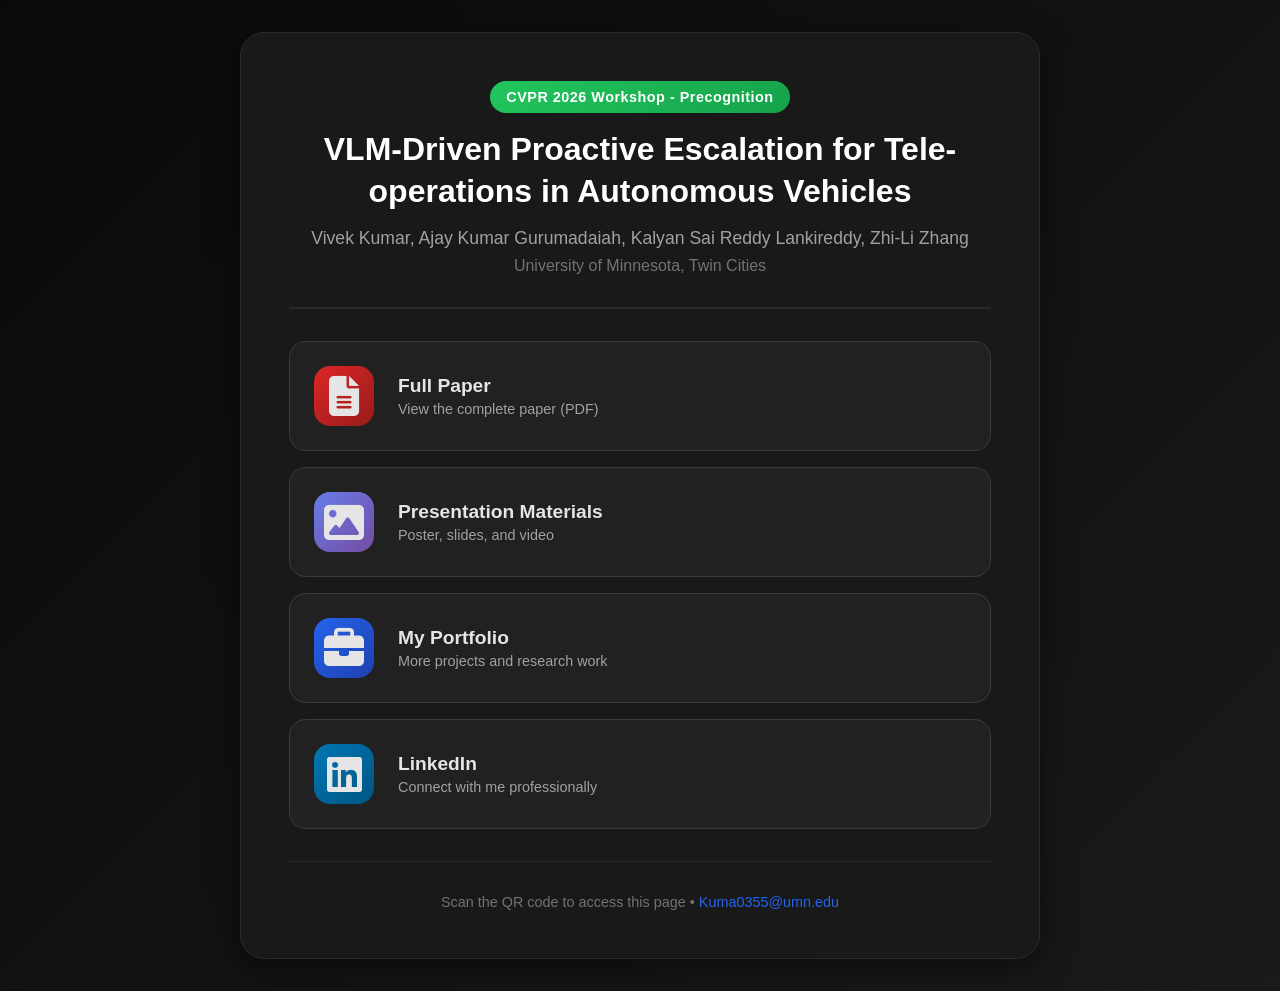
<file: cvpr2026.html>
<!DOCTYPE html>
<html lang="en">
<head>
    <meta charset="UTF-8">
    <meta name="viewport" content="width=device-width, initial-scale=1.0">
    <title>VLM-Driven Proactive Escalation - CVPR 2026</title>
    <link rel="stylesheet" href="https://cdnjs.cloudflare.com/ajax/libs/font-awesome/6.4.0/css/all.min.css">
    <style>
        * {
            margin: 0;
            padding: 0;
            box-sizing: border-box;
        }

        body {
            font-family: 'Inter', -apple-system, BlinkMacSystemFont, 'Segoe UI', Roboto, sans-serif;
            background: linear-gradient(135deg, #0a0a0a 0%, #1a1a1a 100%);
            color: #e5e5e5;
            min-height: 100vh;
            display: flex;
            align-items: center;
            justify-content: center;
            padding: 2rem;
        }

        .container {
            max-width: 800px;
            width: 100%;
            background: rgba(26, 26, 26, 0.95);
            border-radius: 1.5rem;
            padding: 3rem;
            border: 1px solid #2a2a2a;
            box-shadow: 0 8px 32px rgba(0, 0, 0, 0.5);
        }

        .header {
            text-align: center;
            margin-bottom: 2rem;
            padding-bottom: 2rem;
            border-bottom: 2px solid #2a2a2a;
        }

        .conference-badge {
            display: inline-block;
            background: linear-gradient(135deg, #22c55e 0%, #16a34a 100%);
            color: white;
            padding: 0.5rem 1rem;
            border-radius: 2rem;
            font-size: 0.9rem;
            font-weight: 600;
            margin-bottom: 1rem;
            letter-spacing: 0.5px;
        }

        h1 {
            font-size: 2rem;
            font-weight: 800;
            margin-bottom: 1rem;
            line-height: 1.3;
            color: #fff;
        }

        .authors {
            font-size: 1.1rem;
            color: #a1a1a1;
            margin-bottom: 0.5rem;
        }

        .affiliation {
            font-size: 1rem;
            color: #737373;
        }

        .links-grid {
            display: grid;
            grid-template-columns: 1fr;
            gap: 1rem;
            margin-bottom: 2rem;
        }

        .link-card {
            display: flex;
            align-items: center;
            gap: 1.5rem;
            padding: 1.5rem;
            background: rgba(42, 42, 42, 0.5);
            border: 1px solid #3a3a3a;
            border-radius: 1rem;
            text-decoration: none;
            color: #e5e5e5;
            transition: all 0.3s ease;
        }

        .link-card:hover {
            transform: translateY(-3px);
            border-color: #2563eb;
            box-shadow: 0 8px 24px rgba(37, 99, 235, 0.2);
        }

        .link-icon {
            font-size: 2.5rem;
            width: 60px;
            height: 60px;
            display: flex;
            align-items: center;
            justify-content: center;
            border-radius: 1rem;
            flex-shrink: 0;
        }

        .link-icon.paper {
            background: linear-gradient(135deg, #dc2626 0%, #991b1b 100%);
        }

        .link-icon.poster {
            background: linear-gradient(135deg, #667eea 0%, #764ba2 100%);
        }

        .link-icon.portfolio {
            background: linear-gradient(135deg, #2563eb 0%, #1e40af 100%);
        }

        .link-icon.linkedin {
            background: linear-gradient(135deg, #0077b5 0%, #005582 100%);
        }

        .link-content h3 {
            font-size: 1.2rem;
            font-weight: 600;
            margin-bottom: 0.25rem;
        }

        .link-content p {
            font-size: 0.9rem;
            color: #a1a1a1;
        }

        .footer {
            text-align: center;
            padding-top: 2rem;
            border-top: 1px solid #2a2a2a;
            color: #737373;
            font-size: 0.9rem;
        }

        .footer a {
            color: #2563eb;
            text-decoration: none;
        }

        .footer a:hover {
            text-decoration: underline;
        }

        @media (max-width: 640px) {
            .container {
                padding: 2rem 1.5rem;
            }

            h1 {
                font-size: 1.5rem;
            }

            .link-card {
                padding: 1rem;
            }

            .link-icon {
                font-size: 2rem;
                width: 50px;
                height: 50px;
            }
        }
    </style>
</head>
<body>
    <div class="container">
        <div class="header">
            <div class="conference-badge">CVPR 2026 Workshop - Precognition</div>
            <h1>VLM-Driven Proactive Escalation for Tele-operations in Autonomous Vehicles</h1>
            <p class="authors">Vivek Kumar, Ajay Kumar Gurumadaiah, Kalyan Sai Reddy Lankireddy, Zhi-Li Zhang</p>
            <p class="affiliation">University of Minnesota, Twin Cities</p>
        </div>

        <div class="links-grid">
            <a href="https://drive.google.com/file/d/16-VEaFd6-cdcnAlNv3yhL2kqaS5mi3l1/view?usp=drive_link" target="_blank" class="link-card">
                <div class="link-icon paper">
                    <i class="fas fa-file-alt"></i>
                </div>
                <div class="link-content">
                    <h3>Full Paper</h3>
                    <p>View the complete paper (PDF)</p>
                </div>
            </a>

            <a href="https://drive.google.com/drive/folders/1ZIYUb9s8DGxL0cK2LlRArC3_lwUj1Iv0" target="_blank" class="link-card">
                <div class="link-icon poster">
                    <i class="fas fa-image"></i>
                </div>
                <div class="link-content">
                    <h3>Presentation Materials</h3>
                    <p>Poster, slides, and video</p>
                </div>
            </a>

            <a href="https://vivek-049.github.io/" target="_blank" class="link-card">
                <div class="link-icon portfolio">
                    <i class="fas fa-briefcase"></i>
                </div>
                <div class="link-content">
                    <h3>My Portfolio</h3>
                    <p>More projects and research work</p>
                </div>
            </a>

            <a href="https://www.linkedin.com/in/vivek-kumar-robotics/" target="_blank" class="link-card">
                <div class="link-icon linkedin">
                    <i class="fab fa-linkedin"></i>
                </div>
                <div class="link-content">
                    <h3>LinkedIn</h3>
                    <p>Connect with me professionally</p>
                </div>
            </a>
        </div>

        <div class="footer">
            <p>Scan the QR code to access this page • <a href="mailto:Kuma0355@umn.edu">Kuma0355@umn.edu</a></p>
        </div>
    </div>
</body>
</html>
</file>
